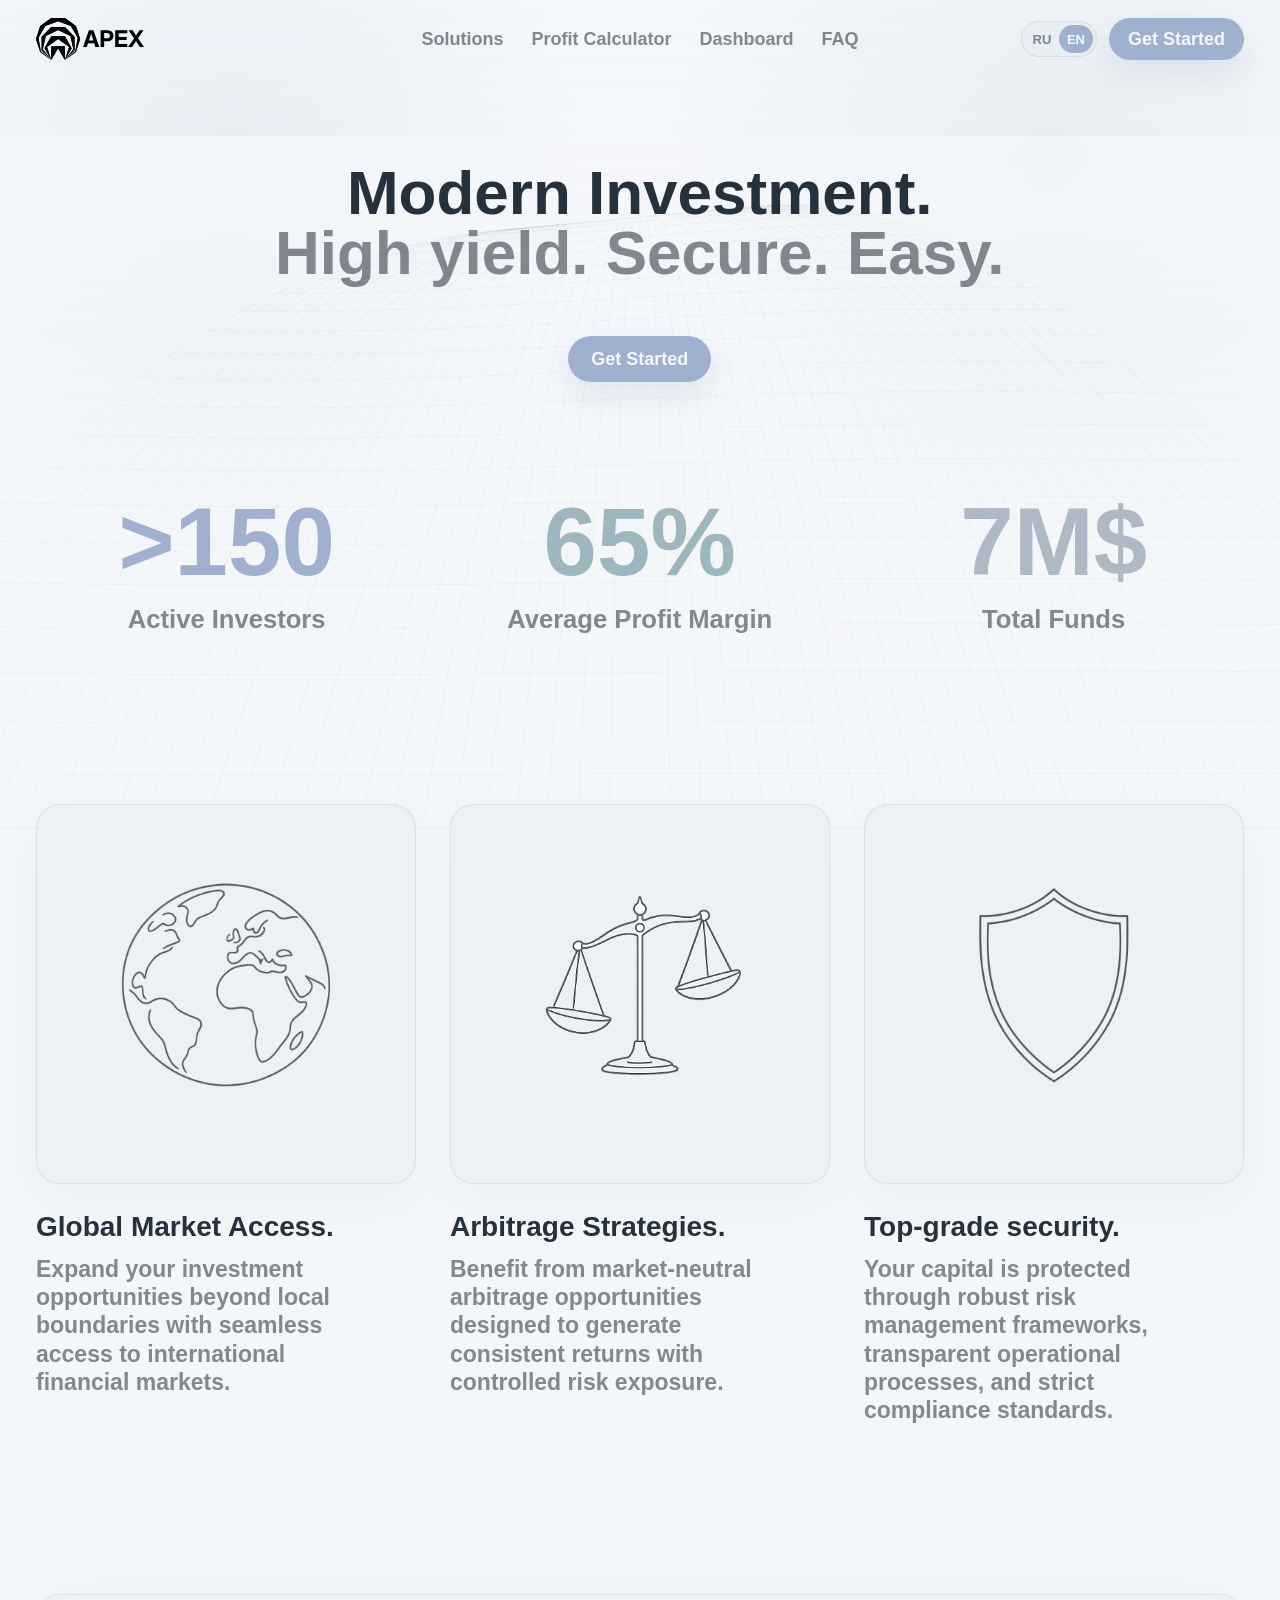
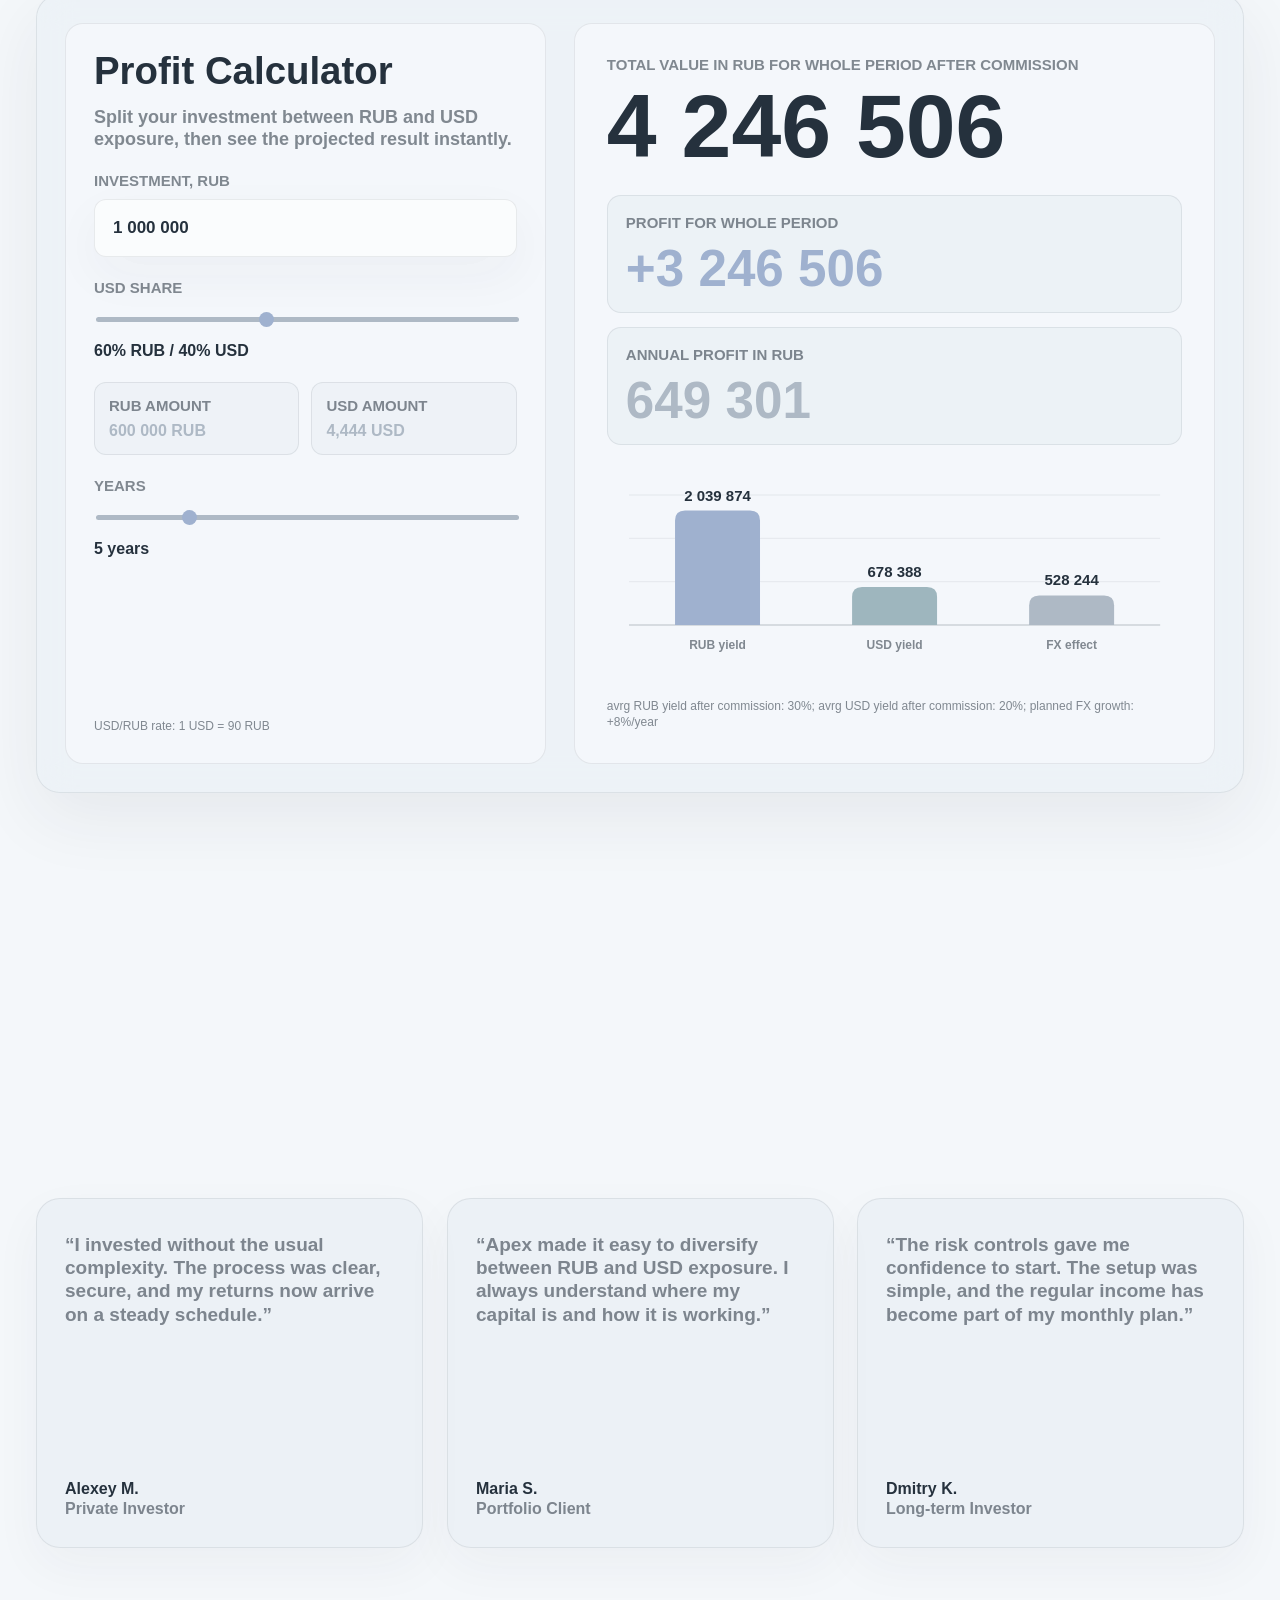
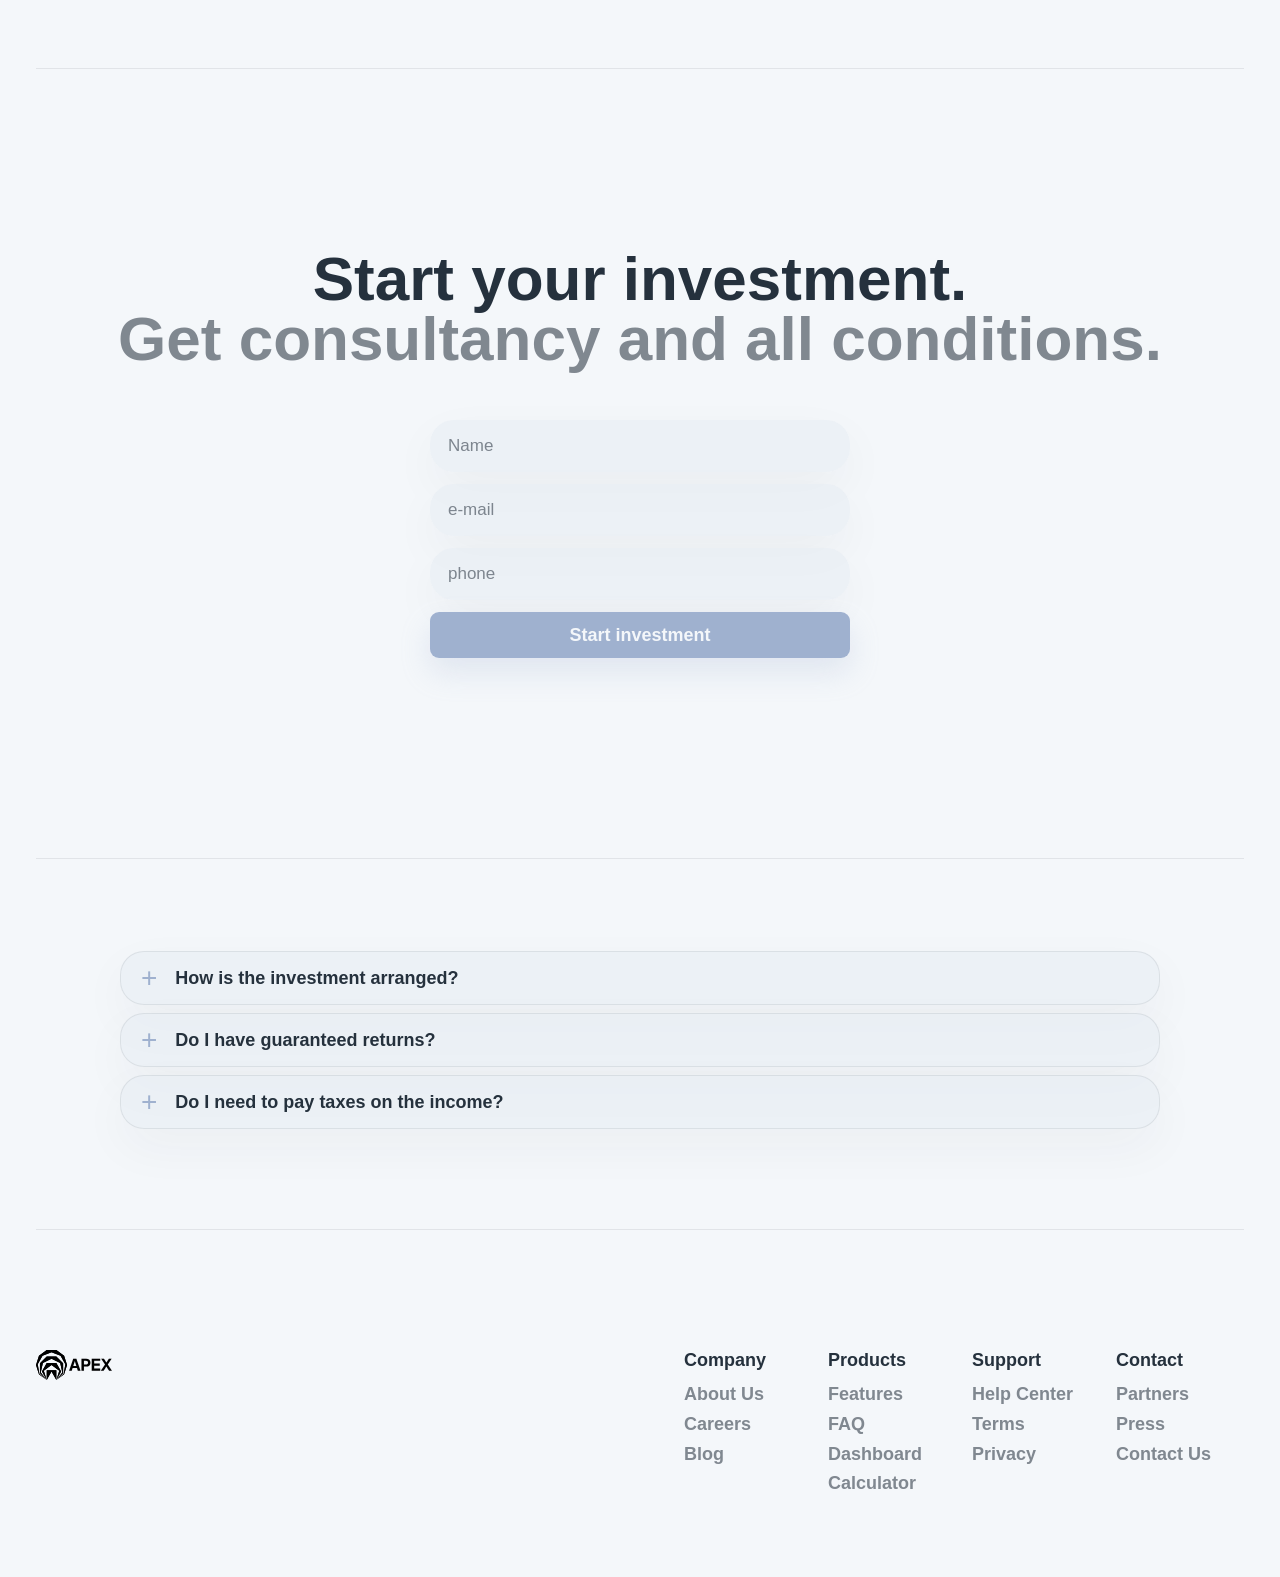
<file: index.html>
<!doctype html>
<html lang="en" data-theme="mist">
  <head>
    <meta charset="utf-8">
    <meta name="viewport" content="width=device-width, initial-scale=1">
    <title>Apex Finance</title>
    <link rel="stylesheet" href="styles.css">
    <script src="landscape-grid.js" defer></script>
    <script src="language-switch.js" defer></script>
    <script src="calculator.js" defer></script>
    <script src="scroll-reveal.js" defer></script>
  </head>
  <body>
    <canvas class="grid-landscape" aria-hidden="true"></canvas>

    <header class="site-header reveal">
      <a class="brand" href="#top" aria-label="Apex home">
        <img src="Apex_logo_APEX_black.svg" alt="Apex">
      </a>
      <div class="header-center">
        <nav class="nav" aria-label="Main navigation">
          <a href="#solutions" data-i18n="nav.solutions">Решения</a>
          <a href="#calculator" data-i18n="nav.calculator">Калькулятор</a>
          <a href="dashboard.html">Dashboard</a>
          <a href="#faq">FAQ</a>
        </nav>
      </div>
      <div class="header-actions">
        <div class="language-switch" aria-label="Language switch">
          <button class="lang-button" type="button" data-lang="ru">RU</button>
          <button class="lang-button is-active" type="button" data-lang="en">EN</button>
        </div>
        <a class="button button-small" href="#signup" data-i18n="cta.getStarted">Начать</a>
      </div>
    </header>

    <main id="top">
      <section class="hero section">
        <div class="hero-copy reveal">
          <h1><span data-i18n="hero.title">Современные инвестиции.</span><span data-i18n="hero.subtitle">Высокая доходность. Безопасно. Просто.</span></h1>
          <a class="button" href="#signup" data-i18n="cta.getStarted">Начать</a>
        </div>
      </section>

      <section class="stats section" aria-label="Apex statistics">
        <div class="stat reveal">
          <strong>>150</strong>
          <span data-i18n="stats.investors">Активных инвесторов</span>
        </div>
        <div class="stat reveal">
          <strong>65%</strong>
          <span data-i18n="stats.margin">Средняя маржинальность</span>
        </div>
        <div class="stat reveal">
          <strong>7M$</strong>
          <span data-i18n="stats.funds">Общий капитал</span>
        </div>
      </section>

      <section id="solutions" class="features section">
        <article class="feature">
          <div class="visual visual-world">
            <img src="img/World2.png" alt="">
          </div>
          <h2 data-i18n="solutions.global.title">Доступ к глобальным рынкам.</h2>
          <p data-i18n="solutions.global.text">Расширяйте инвестиционные возможности за пределами локального рынка через доступ к международным финансовым инструментам.</p>
        </article>
        <article class="feature">
          <div class="visual visual-arbitrage">
            <img src="img/Arbitrage2.png" alt="">
          </div>
          <h2 data-i18n="solutions.arbitrage.title">Арбитражные стратегии.</h2>
          <p data-i18n="solutions.arbitrage.text">Используйте рыночно-нейтральные арбитражные возможности, рассчитанные на стабильную доходность при контролируемом уровне риска.</p>
        </article>
        <article class="feature">
          <div class="visual visual-security">
            <img src="img/Security2.png" alt="">
          </div>
          <h2 data-i18n="solutions.security.title">Высокий уровень защиты.</h2>
          <p data-i18n="solutions.security.text">Ваш капитал защищен системой риск-менеджмента, прозрачными операционными процессами и строгими стандартами контроля.</p>
        </article>
      </section>

      <section id="calculator" class="calculator section">
        <div class="calculator-widget" aria-label="Investment profit calculator">
          <div class="calculator-controls">
            <div>
              <h2 data-i18n="calculator.title">Калькулятор доходности</h2>
              <p data-i18n="calculator.text">Распределите инвестиции между RUB и USD и сразу посмотрите потенциальный результат.</p>
            </div>

            <label class="field">
              <span data-i18n="calculator.investment">Инвестиции, RUB</span>
              <input data-calc="amount" type="text" inputmode="numeric" autocomplete="off" value="1 000 000">
            </label>

            <label class="field">
              <span data-i18n="calculator.usdShare">Доля USD</span>
              <input data-calc="usdShare" type="range" min="0" max="100" step="5" value="40">
              <strong data-output="usdShare">40%</strong>
            </label>
            <div class="allocation-summary" aria-live="polite">
              <div>
                <span data-i18n="calculator.rubAmount">Сумма в RUB</span>
                <strong data-output="rubAllocation">0 RUB</strong>
              </div>
              <div>
                <span data-i18n="calculator.usdAmount">Сумма в USD</span>
                <strong data-output="usdAllocation">0 USD</strong>
              </div>
            </div>

            <label class="field">
              <span data-i18n="calculator.years">Срок</span>
              <input data-calc="years" type="range" min="1" max="20" step="1" value="5">
              <strong data-output="years">5 years</strong>
            </label>
            <small class="rate-note" data-output="rateNote" data-i18n="calculator.loadingRate">Загрузка курса USD/RUB...</small>
          </div>

          <div class="calculator-results">
            <div class="result-main">
              <span data-i18n="calculator.totalLabel">Итоговая стоимость в RUB за весь период после комиссии</span>
              <strong data-output="totalValue">0 RUB</strong>
            </div>
            <div class="result-grid">
              <div>
                <span data-i18n="calculator.wholeProfit">Прибыль за весь период</span>
                <strong data-output="wholeProfit">+0 RUB</strong>
              </div>
              <div>
                <span data-i18n="calculator.annualProfit">Годовая прибыль в RUB</span>
                <strong data-output="annualProfit">0 RUB</strong>
              </div>
            </div>
            <div>
              <canvas class="growth-chart" width="720" height="260" aria-label="Profit breakdown bar chart"></canvas>
              <small class="chart-note" data-output="chartNote">средн. доходность RUB после комиссии: 30%; средн. доходность USD после комиссии: 20%; плановый рост FX: +8%/год</small>
            </div>
          </div>
        </div>
      </section>

      <section class="testimonials section">
        <div class="section-heading">
          <h2><span data-i18n="testimonials.title">Нам доверяют инвесторы.</span><span data-i18n="testimonials.subtitle">Что говорят наши клиенты.</span></h2>
        </div>
        <div class="quote-grid">
          <article class="quote-card">
            <p data-i18n="testimonials.one.text">&ldquo;Я вложил средства без лишней сложности. Процесс был понятным и безопасным, а доход теперь поступает регулярно.&rdquo;</p>
            <div>
              <strong data-i18n="testimonials.one.name">Алексей М.</strong>
              <span data-i18n="testimonials.one.role">Частный инвестор</span>
            </div>
          </article>
          <article class="quote-card">
            <p data-i18n="testimonials.two.text">&ldquo;Apex помог легко распределить капитал между RUB и USD. Я понимаю, где находятся мои средства и как они работают.&rdquo;</p>
            <div>
              <strong data-i18n="testimonials.two.name">Мария С.</strong>
              <span data-i18n="testimonials.two.role">Портфельный клиент</span>
            </div>
          </article>
          <article class="quote-card">
            <p data-i18n="testimonials.three.text">&ldquo;Контроль рисков дал мне уверенность начать. Подключение прошло просто, а регулярный доход стал частью моего финансового плана.&rdquo;</p>
            <div>
              <strong data-i18n="testimonials.three.name">Дмитрий К.</strong>
              <span data-i18n="testimonials.three.role">Долгосрочный инвестор</span>
            </div>
          </article>
        </div>
      </section>

      <section id="signup" class="signup section">
        <div class="section-heading">
          <h2><span data-i18n="signup.title">Начните инвестировать.</span><span data-i18n="signup.subtitle">Получите консультацию и все условия.</span></h2>
        </div>
        <form class="signup-form">
          <label class="sr-only" for="name">Name</label>
          <input id="name" type="text" placeholder="Имя" autocomplete="name" data-i18n-placeholder="form.name">
          <label class="sr-only" for="email">E-mail</label>
          <input id="email" type="email" placeholder="e-mail" autocomplete="email">
          <label class="sr-only" for="phone">Phone</label>
          <input id="phone" type="tel" placeholder="Телефон" autocomplete="tel" data-i18n-placeholder="form.phone">
          <button class="button" type="submit" data-i18n="form.button">Начать инвестировать</button>
        </form>
      </section>

      <section id="faq" class="faq section">
        <details>
          <summary data-i18n="faq.one.question">Как оформляется инвестирование?</summary>
          <p data-i18n="faq.one.answer">Инвестирование оформляется через открытие брокерского счета на ваше имя. После этого управляющим Apex предоставляется доступ к управлению счетом в рамках согласованного инвестиционного мандата.</p>
        </details>
        <details>
          <summary data-i18n="faq.two.question">Есть ли гарантии доходности?</summary>
          <p data-i18n="faq.two.answer">Нет. Доходность не гарантируется и зависит от рыночной конъюнктуры. В калькуляторе показана потенциальная доходность на основе предыдущих периодов, она не является обещанием будущего дохода.</p>
        </details>
        <details>
          <summary data-i18n="faq.three.question">Нужно ли платить налоги с дохода?</summary>
          <p data-i18n="faq.three.answer">Налог с полученного дохода будет удержан автоматически вашим брокером согласно применимым правилам.</p>
        </details>
      </section>
    </main>

    <footer class="footer">
      <img src="Apex_logo_APEX_black.svg" alt="Apex">
      <div class="footer-links">
        <div>
          <h3 data-i18n="footer.company">Компания</h3>
          <a href="#" data-i18n="footer.about">О нас</a>
          <a href="#" data-i18n="footer.careers">Карьера</a>
          <a href="#" data-i18n="footer.blog">Блог</a>
        </div>
        <div>
          <h3 data-i18n="footer.products">Продукты</h3>
          <a href="#" data-i18n="footer.features">Возможности</a>
          <a href="#faq">FAQ</a>
          <a href="dashboard.html">Dashboard</a>
          <a href="#" data-i18n="footer.calculator">Калькулятор</a>
        </div>
        <div>
          <h3 data-i18n="footer.support">Поддержка</h3>
          <a href="#" data-i18n="footer.help">Помощь</a>
          <a href="#" data-i18n="footer.terms">Условия</a>
          <a href="#" data-i18n="footer.privacy">Конфиденциальность</a>
        </div>
        <div>
          <h3 data-i18n="footer.contact">Контакты</h3>
          <a href="#" data-i18n="footer.partners">Партнеры</a>
          <a href="#" data-i18n="footer.press">Пресса</a>
          <a href="#" data-i18n="footer.contactUs">Связаться</a>
        </div>
      </div>
    </footer>
  </body>
</html>
</file>
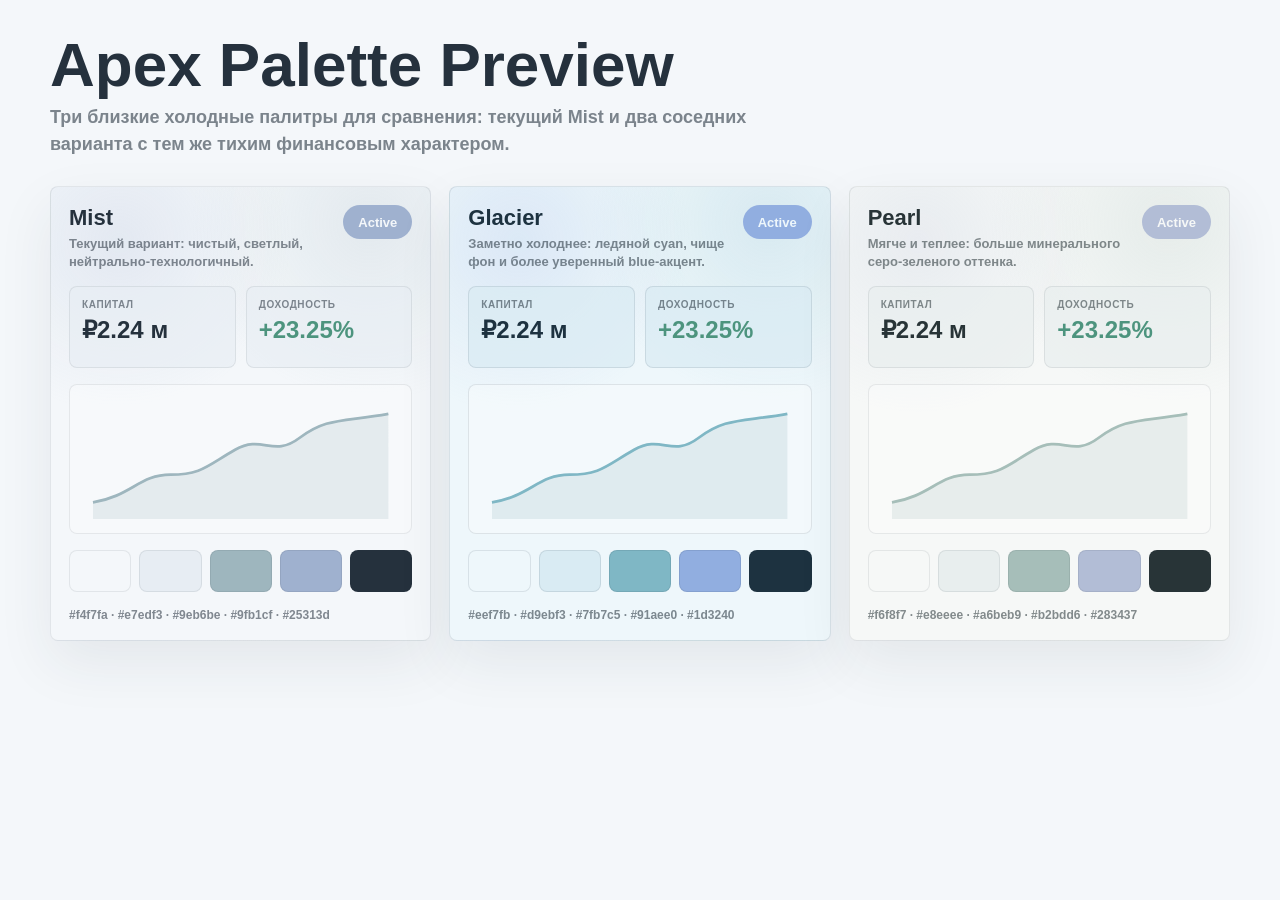
<file: palette-preview.html>
<!doctype html>
<html lang="ru">
  <head>
    <meta charset="utf-8">
    <meta name="viewport" content="width=device-width, initial-scale=1">
    <title>Apex Palette Preview</title>
    <style>
      * { box-sizing: border-box; }

      body {
        margin: 0;
        min-height: 100vh;
        padding: 34px;
        font-family: Inter, Arial, Helvetica, sans-serif;
        color: #25313d;
        background: #f4f7fa;
      }

      .page {
        width: min(1180px, 100%);
        margin: 0 auto;
      }

      h1 {
        margin: 0 0 8px;
        font-size: clamp(34px, 5vw, 62px);
        line-height: 1;
        font-weight: 900;
      }

      .intro {
        max-width: 720px;
        margin: 0 0 28px;
        color: rgba(37, 49, 61, 0.58);
        font-size: 18px;
        line-height: 1.5;
        font-weight: 700;
      }

      .grid {
        display: grid;
        grid-template-columns: repeat(3, minmax(0, 1fr));
        gap: 18px;
      }

      .palette {
        --background: #f4f7fa;
        --background-rgb: 244, 247, 250;
        --sand: #e7edf3;
        --stone: #aeb9c5;
        --text: #25313d;
        --text-rgb: 37, 49, 61;
        --olive: #9eb6be;
        --olive-rgb: 158, 182, 190;
        --gold: #9fb1cf;
        --gold-rgb: 159, 177, 207;
        --muted: rgba(37, 49, 61, 0.56);
        --surface: rgba(231, 237, 243, 0.68);
        --panel: rgba(231, 237, 243, 0.52);
        --panel-strong: rgba(248, 250, 252, 0.78);
        --line: rgba(37, 49, 61, 0.09);
        --positive: #4d947e;
        --negative: #c56b5a;
        --fx: #a58758;
        overflow: hidden;
        border: 1px solid var(--line);
        border-radius: 8px;
        background:
          radial-gradient(circle at 18% 12%, rgba(var(--gold-rgb), 0.2), transparent 34%),
          radial-gradient(circle at 84% 8%, rgba(var(--olive-rgb), 0.2), transparent 34%),
          var(--background);
        box-shadow: 0 22px 56px rgba(var(--text-rgb), 0.08);
      }

      .palette.glacier {
        --background: #eef7fb;
        --background-rgb: 238, 247, 251;
        --sand: #d9ebf3;
        --stone: #9bb3c2;
        --text: #1d3240;
        --text-rgb: 29, 50, 64;
        --olive: #7fb7c5;
        --olive-rgb: 127, 183, 197;
        --gold: #91aee0;
        --gold-rgb: 145, 174, 224;
        --muted: rgba(34, 49, 58, 0.56);
        --surface: rgba(217, 235, 243, 0.74);
        --panel: rgba(217, 235, 243, 0.58);
        --panel-strong: rgba(247, 252, 254, 0.84);
        --line: rgba(29, 50, 64, 0.11);
      }

      .palette.pearl {
        --background: #f6f8f7;
        --background-rgb: 246, 248, 247;
        --sand: #e8eeee;
        --stone: #b2bdc0;
        --text: #283437;
        --text-rgb: 40, 52, 55;
        --olive: #a6beb9;
        --olive-rgb: 166, 190, 185;
        --gold: #b2bdd6;
        --gold-rgb: 178, 189, 214;
        --muted: rgba(40, 52, 55, 0.56);
        --surface: rgba(232, 238, 238, 0.7);
        --panel: rgba(232, 238, 238, 0.54);
        --panel-strong: rgba(250, 252, 251, 0.8);
        --line: rgba(40, 52, 55, 0.09);
      }

      .inner {
        display: grid;
        gap: 16px;
        padding: 18px;
      }

      .top {
        display: flex;
        align-items: flex-start;
        justify-content: space-between;
        gap: 12px;
      }

      .name {
        margin: 0;
        color: var(--text);
        font-size: 22px;
        font-weight: 900;
      }

      .note {
        margin: 4px 0 0;
        color: var(--muted);
        font-size: 13px;
        line-height: 1.35;
        font-weight: 700;
      }

      .button {
        min-height: 34px;
        padding: 0 14px;
        border: 1px solid rgba(var(--gold-rgb), 0.32);
        border-radius: 999px;
        background: var(--gold);
        color: var(--background);
        font-size: 13px;
        font-weight: 900;
        white-space: nowrap;
      }

      .metrics {
        display: grid;
        grid-template-columns: repeat(2, minmax(0, 1fr));
        gap: 10px;
      }

      .metric {
        min-height: 82px;
        padding: 12px;
        border: 1px solid var(--line);
        border-radius: 8px;
        background: var(--surface);
      }

      .metric span {
        display: block;
        margin-bottom: 8px;
        color: var(--muted);
        font-size: 10px;
        font-weight: 900;
        letter-spacing: 0.06em;
        text-transform: uppercase;
      }

      .metric strong {
        color: var(--text);
        font-size: 24px;
        line-height: 1;
      }

      .metric .positive { color: var(--positive); }

      .chart {
        height: 150px;
        padding: 14px;
        border: 1px solid var(--line);
        border-radius: 8px;
        background: rgba(255, 255, 255, 0.32);
      }

      svg {
        display: block;
        width: 100%;
        height: 100%;
      }

      .swatches {
        display: grid;
        grid-template-columns: repeat(5, 1fr);
        gap: 8px;
      }

      .swatch {
        height: 42px;
        border: 1px solid var(--line);
        border-radius: 8px;
      }

      .caption {
        color: var(--muted);
        font-size: 12px;
        font-weight: 800;
      }

      @media (max-width: 940px) {
        .grid { grid-template-columns: 1fr; }
      }

      @media (max-width: 520px) {
        body { padding: 18px; }
        .top { flex-direction: column; }
        .metrics { grid-template-columns: 1fr; }
      }
    </style>
  </head>
  <body>
    <main class="page">
      <h1>Apex Palette Preview</h1>
      <p class="intro">Три близкие холодные палитры для сравнения: текущий Mist и два соседних варианта с тем же тихим финансовым характером.</p>

      <section class="grid">
        <article class="palette">
          <div class="inner">
            <div class="top">
              <div>
                <h2 class="name">Mist</h2>
                <p class="note">Текущий вариант: чистый, светлый, нейтрально-технологичный.</p>
              </div>
              <button class="button" type="button">Active</button>
            </div>
            <div class="metrics">
              <div class="metric"><span>Капитал</span><strong>₽2.24 м</strong></div>
              <div class="metric"><span>Доходность</span><strong class="positive">+23.25%</strong></div>
            </div>
            <div class="chart">
              <svg viewBox="0 0 320 130" aria-hidden="true">
                <path d="M0 112 C42 105 50 82 84 82 S124 72 154 55 S195 64 224 42 S270 25 320 16 L320 130 L0 130 Z" fill="rgba(158,182,190,.22)"/>
                <path d="M0 112 C42 105 50 82 84 82 S124 72 154 55 S195 64 224 42 S270 25 320 16" fill="none" stroke="var(--olive)" stroke-width="3"/>
              </svg>
            </div>
            <div class="swatches">
              <span class="swatch" style="background:var(--background)"></span>
              <span class="swatch" style="background:var(--sand)"></span>
              <span class="swatch" style="background:var(--olive)"></span>
              <span class="swatch" style="background:var(--gold)"></span>
              <span class="swatch" style="background:var(--text)"></span>
            </div>
            <div class="caption">#f4f7fa · #e7edf3 · #9eb6be · #9fb1cf · #25313d</div>
          </div>
        </article>

        <article class="palette glacier">
          <div class="inner">
            <div class="top">
              <div>
                <h2 class="name">Glacier</h2>
                <p class="note">Заметно холоднее: ледяной cyan, чище фон и более уверенный blue-акцент.</p>
              </div>
              <button class="button" type="button">Active</button>
            </div>
            <div class="metrics">
              <div class="metric"><span>Капитал</span><strong>₽2.24 м</strong></div>
              <div class="metric"><span>Доходность</span><strong class="positive">+23.25%</strong></div>
            </div>
            <div class="chart">
              <svg viewBox="0 0 320 130" aria-hidden="true">
                <path d="M0 112 C42 105 50 82 84 82 S124 72 154 55 S195 64 224 42 S270 25 320 16 L320 130 L0 130 Z" fill="rgba(149,184,189,.22)"/>
                <path d="M0 112 C42 105 50 82 84 82 S124 72 154 55 S195 64 224 42 S270 25 320 16" fill="none" stroke="var(--olive)" stroke-width="3"/>
              </svg>
            </div>
            <div class="swatches">
              <span class="swatch" style="background:var(--background)"></span>
              <span class="swatch" style="background:var(--sand)"></span>
              <span class="swatch" style="background:var(--olive)"></span>
              <span class="swatch" style="background:var(--gold)"></span>
              <span class="swatch" style="background:var(--text)"></span>
            </div>
              <div class="caption">#eef7fb · #d9ebf3 · #7fb7c5 · #91aee0 · #1d3240</div>
          </div>
        </article>

        <article class="palette pearl">
          <div class="inner">
            <div class="top">
              <div>
                <h2 class="name">Pearl</h2>
                <p class="note">Мягче и теплее: больше минерального серо-зеленого оттенка.</p>
              </div>
              <button class="button" type="button">Active</button>
            </div>
            <div class="metrics">
              <div class="metric"><span>Капитал</span><strong>₽2.24 м</strong></div>
              <div class="metric"><span>Доходность</span><strong class="positive">+23.25%</strong></div>
            </div>
            <div class="chart">
              <svg viewBox="0 0 320 130" aria-hidden="true">
                <path d="M0 112 C42 105 50 82 84 82 S124 72 154 55 S195 64 224 42 S270 25 320 16 L320 130 L0 130 Z" fill="rgba(166,190,185,.22)"/>
                <path d="M0 112 C42 105 50 82 84 82 S124 72 154 55 S195 64 224 42 S270 25 320 16" fill="none" stroke="var(--olive)" stroke-width="3"/>
              </svg>
            </div>
            <div class="swatches">
              <span class="swatch" style="background:var(--background)"></span>
              <span class="swatch" style="background:var(--sand)"></span>
              <span class="swatch" style="background:var(--olive)"></span>
              <span class="swatch" style="background:var(--gold)"></span>
              <span class="swatch" style="background:var(--text)"></span>
            </div>
            <div class="caption">#f6f8f7 · #e8eeee · #a6beb9 · #b2bdd6 · #283437</div>
          </div>
        </article>
      </section>
    </main>
  </body>
</html>
</file>
<file: styles.css>
:root,
:root[data-theme="warm"] {
  --background: #f8f5ef;
  --background-rgb: 248, 245, 239;
  --sand: #e8dfd1;
  --stone: #bdb4a8;
  --text: #2c2a27;
  --text-rgb: 44, 42, 39;
  --olive: #a6ad93;
  --olive-rgb: 166, 173, 147;
  --gold: #c6a978;
  --gold-rgb: 198, 169, 120;
  --muted: rgba(44, 42, 39, 0.56);
  --blue: var(--gold);
  --cyan: var(--olive);
  --emerald: var(--stone);
  --surface: rgba(232, 223, 209, 0.62);
  --panel: rgba(232, 223, 209, 0.48);
  --panel-strong: rgba(248, 245, 239, 0.62);
  --input-bg: rgba(255, 255, 255, 0.46);
  --nested-bg: rgba(232, 223, 209, 0.42);
  --result-bg: rgba(232, 223, 209, 0.5);
  --switch-bg: rgba(232, 223, 209, 0.58);
  --line: rgba(44, 42, 39, 0.08);
  --shadow: rgba(44, 42, 39, 0.06);
  --shadow-soft: rgba(44, 42, 39, 0.04);
  --max: 1280px;
}

:root[data-theme="mist"] {
  --background: #f4f7fa;
  --background-rgb: 244, 247, 250;
  --sand: #e7edf3;
  --stone: #aeb9c5;
  --text: #25313d;
  --text-rgb: 37, 49, 61;
  --olive: #9eb6be;
  --olive-rgb: 158, 182, 190;
  --gold: #9fb1cf;
  --gold-rgb: 159, 177, 207;
  --muted: rgba(37, 49, 61, 0.56);
  --blue: var(--gold);
  --cyan: var(--olive);
  --emerald: var(--stone);
  --surface: rgba(231, 237, 243, 0.68);
  --panel: rgba(231, 237, 243, 0.52);
  --panel-strong: rgba(248, 250, 252, 0.68);
  --input-bg: rgba(255, 255, 255, 0.56);
  --nested-bg: rgba(231, 237, 243, 0.5);
  --result-bg: rgba(231, 237, 243, 0.56);
  --switch-bg: rgba(231, 237, 243, 0.72);
  --line: rgba(37, 49, 61, 0.09);
  --shadow: rgba(37, 49, 61, 0.07);
  --shadow-soft: rgba(37, 49, 61, 0.045);
}

:root[data-theme="dark"] {
  --background: #11110f;
  --background-rgb: 17, 17, 15;
  --sand: #22211e;
  --stone: #8d877d;
  --text: #f2eadc;
  --text-rgb: 242, 234, 220;
  --olive: #99a584;
  --olive-rgb: 153, 165, 132;
  --gold: #c4a66f;
  --gold-rgb: 196, 166, 111;
  --muted: rgba(242, 234, 220, 0.58);
  --blue: var(--gold);
  --cyan: var(--olive);
  --emerald: var(--stone);
  --surface: rgba(34, 33, 30, 0.74);
  --panel: rgba(34, 33, 30, 0.72);
  --panel-strong: rgba(24, 24, 22, 0.74);
  --input-bg: rgba(255, 255, 255, 0.08);
  --nested-bg: rgba(242, 234, 220, 0.06);
  --result-bg: rgba(242, 234, 220, 0.07);
  --switch-bg: rgba(242, 234, 220, 0.08);
  --line: rgba(242, 234, 220, 0.1);
  --shadow: rgba(0, 0, 0, 0.28);
  --shadow-soft: rgba(0, 0, 0, 0.2);
}

* {
  box-sizing: border-box;
}

html {
  scroll-behavior: smooth;
}

body {
  margin: 0;
  background: var(--background);
  color: var(--text);
  font-family: Inter, Arial, Helvetica, sans-serif;
  font-size: 18px;
  letter-spacing: 0;
  min-height: 100vh;
  overflow-x: hidden;
}

body::before {
  content: "";
  position: fixed;
  inset: 0;
  z-index: 0;
  background:
    radial-gradient(circle at 18% 20%, rgba(var(--gold-rgb), 0.16), transparent 28%),
    radial-gradient(circle at 82% 18%, rgba(var(--olive-rgb), 0.16), transparent 30%),
    linear-gradient(180deg, rgba(var(--background-rgb), 0.9), var(--background) 62%);
}

.grid-landscape {
  position: fixed;
  inset: 0;
  z-index: 0;
  width: 100%;
  height: 100%;
  pointer-events: none;
}

.site-header,
main,
.footer {
  position: relative;
  z-index: 1;
}

a {
  color: inherit;
  text-decoration: none;
}

.site-header {
  display: grid;
  grid-template-columns: 180px 1fr 180px;
  align-items: center;
  width: min(var(--max), calc(100% - 72px));
  margin: 0 auto;
  padding: 18px 0;
}

.brand {
  display: inline-flex;
  align-items: center;
  width: 108px;
}

.brand img {
  display: block;
  width: 100%;
  height: auto;
}

:root[data-theme="dark"] .brand img,
:root[data-theme="dark"] .footer img {
  filter: invert(1) sepia(0.16) saturate(0.7);
}

.header-center {
  display: grid;
  justify-items: center;
  gap: 10px;
}

.nav {
  display: flex;
  justify-content: center;
  gap: 28px;
  color: var(--muted);
  font-weight: 600;
}

.nav a:hover {
  color: var(--blue);
}

.button {
  display: inline-flex;
  align-items: center;
  justify-content: center;
  min-height: 46px;
  padding: 0 22px;
  border: 1px solid rgba(var(--gold-rgb), 0.28);
  border-radius: 999px;
  background: var(--gold);
  color: var(--background);
  font: inherit;
  font-weight: 800;
  cursor: pointer;
  white-space: nowrap;
  box-shadow: 0 14px 30px rgba(var(--gold-rgb), 0.24);
  transition: background-color 160ms ease, box-shadow 160ms ease, transform 160ms ease;
}

.button:hover {
  background: var(--olive);
  box-shadow: 0 14px 30px rgba(var(--olive-rgb), 0.26);
  transform: translateY(-1px);
}

.button-small {
  min-height: 42px;
  padding: 0 18px;
}

.header-actions {
  justify-self: end;
  display: flex;
  align-items: center;
  gap: 12px;
}

.language-switch,
.theme-switch {
  display: inline-flex;
  align-items: center;
  padding: 3px;
  border: 1px solid var(--line);
  border-radius: 999px;
  background: var(--switch-bg);
}

.lang-button,
.theme-button {
  min-width: 34px;
  height: 28px;
  border: 0;
  border-radius: 999px;
  background: transparent;
  color: var(--muted);
  font: inherit;
  font-size: 13px;
  font-weight: 800;
  cursor: pointer;
}

.theme-button {
  min-width: 52px;
}

.lang-button.is-active,
.theme-button.is-active {
  background: var(--gold);
  color: var(--background);
}

.section {
  width: min(var(--max), calc(100% - 72px));
  margin: 0 auto;
}

.hero {
  min-height: 390px;
  display: flex;
  align-items: center;
  justify-content: center;
  text-align: center;
}

.hero-copy {
  display: grid;
  justify-items: center;
  gap: 54px;
}

h1,
h2,
h3,
p {
  margin: 0;
}

.hero h1,
.section-heading h2 {
  font-size: clamp(42px, 5vw, 62px);
  line-height: 0.96;
  font-weight: 800;
}

.hero h1 span,
.section-heading h2 span {
  display: block;
  color: var(--muted);
}

.hero h1 span:first-child,
.section-heading h2 span:first-child {
  color: var(--text);
}

:root[lang="ru"] .hero h1 span:last-child {
  font-size: clamp(38px, 4.2vw, 54px);
  white-space: nowrap;
}

.stats {
  display: grid;
  grid-template-columns: repeat(3, 1fr);
  gap: 32px;
  padding: 28px 0 170px;
}

.stat {
  text-align: center;
}

.stat strong {
  display: block;
  font-size: clamp(58px, 8vw, 96px);
  line-height: 0.95;
  font-weight: 800;
}

.stat:nth-child(1) strong {
  color: var(--blue);
}

.stat:nth-child(2) strong {
  color: var(--cyan);
}

.stat:nth-child(3) strong {
  color: var(--emerald);
}

.stat span {
  display: block;
  margin-top: 18px;
  color: var(--muted);
  font-size: clamp(20px, 2vw, 30px);
  font-weight: 700;
}

.features {
  display: grid;
  grid-template-columns: repeat(3, 1fr);
  gap: 34px;
  padding-bottom: 170px;
}

.feature {
  min-width: 0;
}

.visual,
.wide-visual,
.quote-card,
details,
input {
  background: var(--surface);
  border-radius: 24px;
  border: 1px solid var(--line);
  box-shadow: 0 18px 50px var(--shadow-soft);
}

.visual {
  aspect-ratio: 1 / 1;
  display: grid;
  place-items: center;
  margin-bottom: 28px;
  overflow: hidden;
}

.visual img {
  --image-scale: 1;
  width: 100%;
  height: 100%;
  display: block;
  object-fit: cover;
  object-position: center;
  transform: scale(var(--image-scale));
  transition: transform 520ms ease, filter 520ms ease;
}

.visual-arbitrage img {
  --image-scale: 0.93;
  object-position: center bottom;
}

.feature:hover .visual img {
  animation: image-pulse 1.8s ease-in-out infinite;
  filter: saturate(1.04) contrast(1.02);
}

@keyframes image-pulse {
  0%,
  100% {
    transform: scale(var(--image-scale));
  }

  50% {
    transform: scale(calc(var(--image-scale) * 1.045));
  }
}

.mini-square,
.mini-circle {
  content: "";
  width: 32%;
  aspect-ratio: 1;
  border-radius: 8px;
  background: var(--blue);
}

.mini-circle {
  border-radius: 50%;
  background: var(--cyan);
}

.mini-triangle {
  width: 0;
  height: 0;
  aspect-ratio: auto;
  border-left: 72px solid transparent;
  border-right: 72px solid transparent;
  border-bottom: 124px solid var(--emerald);
  border-radius: 8px;
  background: transparent;
}

.feature h2 {
  font-size: 28px;
  line-height: 1.05;
  font-weight: 800;
  margin-bottom: 14px;
}

.feature p,
.section-note p,
.quote-card p,
.quote-card span,
.footer a,
.faq p {
  color: var(--muted);
  line-height: 1.22;
  font-weight: 600;
}

.feature p {
  max-width: 330px;
  font-size: 23px;
}

.calculator {
  padding-bottom: 190px;
}

.calculator-widget {
  display: grid;
  grid-template-columns: minmax(320px, 0.9fr) minmax(460px, 1.2fr);
  gap: 28px;
  min-height: 620px;
  padding: 28px;
  border: 1px solid var(--line);
  border-radius: 24px;
  background: var(--panel);
  box-shadow: 0 24px 70px var(--shadow);
  backdrop-filter: blur(18px);
}

.calculator-controls,
.calculator-results {
  border: 1px solid var(--line);
  border-radius: 18px;
  background: var(--panel-strong);
}

.calculator-controls {
  display: flex;
  flex-direction: column;
  gap: 22px;
  padding: 28px;
}

.calculator-controls h2 {
  font-size: clamp(28px, 3vw, 44px);
  line-height: 0.98;
  font-weight: 800;
  margin-bottom: 16px;
}

.calculator-controls p {
  max-width: 440px;
  color: var(--muted);
  line-height: 1.24;
  font-weight: 600;
}

.field,
.field-grid,
.allocation-summary {
  display: grid;
  gap: 10px;
}

.field-grid {
  grid-template-columns: 1fr 1fr;
  gap: 14px;
}

.field span,
.allocation-summary span,
.result-main span,
.result-grid span {
  color: var(--muted);
  font-size: 15px;
  font-weight: 800;
  text-transform: uppercase;
}

.field strong,
.allocation-summary strong {
  color: var(--stone);
  font-size: 16px;
  font-weight: 800;
}

.field strong {
  color: var(--text);
}

.field input {
  border-radius: 12px;
}

.field input[type="number"],
.field input[type="text"] {
  height: 58px;
  background: var(--input-bg);
  border: 1px solid var(--line);
  color: var(--text);
  font-weight: 800;
}

.field input[type="range"] {
  appearance: none;
  -webkit-appearance: none;
  height: 22px;
  padding: 0;
  border: 0;
  background: transparent;
  box-shadow: none;
  accent-color: var(--gold);
}

.field input[type="range"]::-webkit-slider-runnable-track {
  height: 5px;
  border: 0;
  border-radius: 999px;
  background: var(--stone);
}

.field input[type="range"]::-webkit-slider-thumb {
  -webkit-appearance: none;
  width: 15px;
  height: 15px;
  margin-top: -5px;
  border: 0;
  border-radius: 50%;
  background: var(--gold);
}

.field input[type="range"]::-moz-range-track {
  height: 5px;
  border: 0;
  border-radius: 999px;
  background: var(--stone);
}

.field input[type="range"]::-moz-range-thumb {
  width: 15px;
  height: 15px;
  border: 0;
  border-radius: 50%;
  background: var(--gold);
}

.allocation-summary {
  grid-template-columns: 1fr 1fr;
  gap: 12px;
}

.allocation-summary div {
  display: grid;
  gap: 8px;
  padding: 14px;
  border: 1px solid var(--line);
  border-radius: 12px;
  background: var(--nested-bg);
}

.rate-note {
  display: block;
  margin-top: auto;
  color: var(--muted);
  font-size: 12px;
  font-weight: 500;
  line-height: 1.3;
}

.calculator-results {
  display: flex;
  flex-direction: column;
  justify-content: space-between;
  gap: 28px;
  padding: 32px;
  overflow: hidden;
}

.result-main {
  display: grid;
  gap: 12px;
}

.result-main strong {
  color: var(--text);
  font-size: clamp(58px, 7vw, 96px);
  line-height: 0.92;
  font-weight: 800;
}

.result-grid {
  display: grid;
  grid-template-columns: 1fr;
  gap: 14px;
}

.result-grid div {
  min-height: 118px;
  display: flex;
  flex-direction: column;
  justify-content: space-between;
  padding: 18px;
  border: 1px solid var(--line);
  border-radius: 14px;
  background: var(--result-bg);
}

.result-grid strong {
  color: var(--stone);
  font-size: clamp(34px, 4vw, 58px);
  line-height: 1;
  font-weight: 800;
}

.result-grid div:first-child strong {
  color: var(--gold);
}

.growth-chart {
  width: 100%;
  height: 220px;
  display: block;
}

.chart-note {
  display: block;
  margin-top: 6px;
  color: var(--muted);
  font-size: 12px;
  font-weight: 500;
  line-height: 1.3;
}

.testimonials {
  padding-bottom: 120px;
}

.section-heading {
  text-align: center;
}

.testimonials .section-heading {
  margin-bottom: 96px;
}

.quote-grid {
  display: grid;
  grid-template-columns: repeat(3, 1fr);
  gap: 24px;
}

.quote-card {
  min-height: 350px;
  display: flex;
  flex-direction: column;
  justify-content: space-between;
  padding: 34px 28px 28px;
}

.quote-card p {
  font-size: 19px;
}

.quote-card strong,
.quote-card span {
  display: block;
}

.quote-card strong {
  font-size: 16px;
  line-height: 1.25;
}

.quote-card span {
  font-size: 16px;
}

.signup {
  border-top: 1px solid var(--line);
  border-bottom: 1px solid var(--line);
  padding: 180px 0 200px;
}

.signup .section-heading {
  margin-bottom: 52px;
}

.signup-form {
  display: grid;
  gap: 12px;
  width: min(420px, 100%);
  margin: 0 auto;
}

input {
  width: 100%;
  height: 52px;
  border: 0;
  padding: 0 18px;
  color: var(--text);
  font: inherit;
  font-size: 17px;
  outline: none;
}

input::placeholder {
  color: var(--muted);
}

.signup-form .button {
  width: 100%;
  border-radius: 9px;
}

.faq {
  width: min(1040px, calc(100% - 72px));
  padding: 92px 0;
}

details {
  margin-bottom: 8px;
  padding: 0 20px;
}

summary {
  min-height: 52px;
  display: flex;
  align-items: center;
  gap: 18px;
  font-weight: 600;
  cursor: pointer;
  list-style: none;
}

summary::-webkit-details-marker {
  display: none;
}

summary::before {
  content: "+";
  color: var(--blue);
  font-size: 28px;
  line-height: 1;
  font-weight: 500;
}

details[open] summary::before {
  content: "-";
}

.faq p {
  padding: 0 0 20px 44px;
  font-size: 16px;
}

.footer {
  display: grid;
  grid-template-columns: 1fr auto;
  gap: 72px;
  align-items: start;
  width: min(var(--max), calc(100% - 72px));
  margin: 0 auto;
  padding: 120px 0 74px;
  border-top: 1px solid var(--line);
}

.footer img {
  width: 76px;
  opacity: 0.16;
}

.footer-links {
  display: grid;
  grid-template-columns: repeat(4, 128px);
  gap: 16px;
}

.footer h3 {
  font-size: 18px;
  line-height: 1.2;
  margin-bottom: 12px;
  font-weight: 600;
}

.footer a {
  display: block;
  margin-bottom: 8px;
  font-size: 18px;
}

.sr-only {
  position: absolute;
  width: 1px;
  height: 1px;
  padding: 0;
  margin: -1px;
  overflow: hidden;
  clip: rect(0, 0, 0, 0);
  white-space: nowrap;
  border: 0;
}

.reveal {
  opacity: 0;
  transform: translateY(14px) scale(0.995);
  filter: blur(8px);
  transition:
    opacity 720ms ease,
    transform 720ms ease,
    filter 720ms ease;
  transition-delay: var(--reveal-delay, 0ms);
  will-change: opacity, transform, filter;
}

.site-header.reveal,
.hero-copy.reveal,
.stat.reveal {
  transform: translateY(0) scale(0.995);
}

.reveal.is-visible {
  opacity: 1;
  transform: translateY(0) scale(1);
  filter: blur(0);
}

@media (prefers-reduced-motion: reduce) {
  .reveal {
    opacity: 1;
    transform: none;
    filter: none;
    transition: none;
  }
}

@media (max-width: 900px) {
  .site-header {
    grid-template-columns: 1fr auto;
    row-gap: 18px;
  }

  .nav {
    grid-column: 1 / -1;
    grid-row: 2;
    justify-content: flex-start;
    overflow-x: auto;
    padding-bottom: 4px;
  }

  .header-center {
    grid-column: 1 / -1;
    grid-row: 2;
    justify-items: start;
  }

  .button-small {
    min-height: 38px;
  }

  .header-actions {
    grid-column: 2;
    grid-row: 1;
  }

  .hero {
    min-height: 360px;
  }

  .stats,
  .features,
  .quote-grid,
  .footer,
  .footer-links {
    grid-template-columns: 1fr;
  }

  .stats {
    padding-bottom: 100px;
  }

  .features,
  .calculator,
  .testimonials {
    padding-bottom: 96px;
  }

  .calculator-widget {
    grid-template-columns: 1fr;
    min-height: 0;
    padding: 18px;
  }

  .footer {
    gap: 56px;
  }
}

@media (max-width: 560px) {
  .site-header,
  .section,
  .faq,
  .footer {
    width: min(100% - 32px, var(--max));
  }

  .site-header {
    grid-template-columns: 1fr;
  }

  .brand {
    width: 100px;
  }

  .header-actions {
    justify-self: start;
    grid-column: 1;
    grid-row: 3;
    flex-wrap: wrap;
  }

  .nav {
    gap: 18px;
    font-size: 15px;
  }

  .theme-switch {
    max-width: 100%;
    overflow-x: auto;
  }

  .hero h1,
  .section-heading h2 {
    font-size: 38px;
  }

  :root[lang="ru"] .hero h1 span:last-child {
    font-size: 38px;
    white-space: normal;
  }

  .hero-copy {
    gap: 42px;
  }

  .stat strong {
    font-size: 64px;
  }

  .stat span,
  .feature p {
    font-size: 19px;
  }

  .visual {
    border-radius: 18px;
  }

  .visual-triangle::before {
    border-left-width: 48px;
    border-right-width: 48px;
    border-bottom-width: 84px;
  }

  .calculator-widget,
  .calculator-controls,
  .calculator-results {
    border-radius: 18px;
  }

  .calculator-controls,
  .calculator-results {
    padding: 20px;
  }

  .field-grid,
  .allocation-summary,
  .result-grid {
    grid-template-columns: 1fr;
  }

  .result-main strong {
    font-size: 44px;
    line-height: 0.96;
    overflow-wrap: anywhere;
  }

  .result-grid div {
    min-height: 112px;
  }

  .result-grid strong {
    font-size: 30px;
    overflow-wrap: anywhere;
  }

  .growth-chart {
    height: 180px;
  }

  .signup {
    padding: 110px 0 120px;
  }
}
</file>
